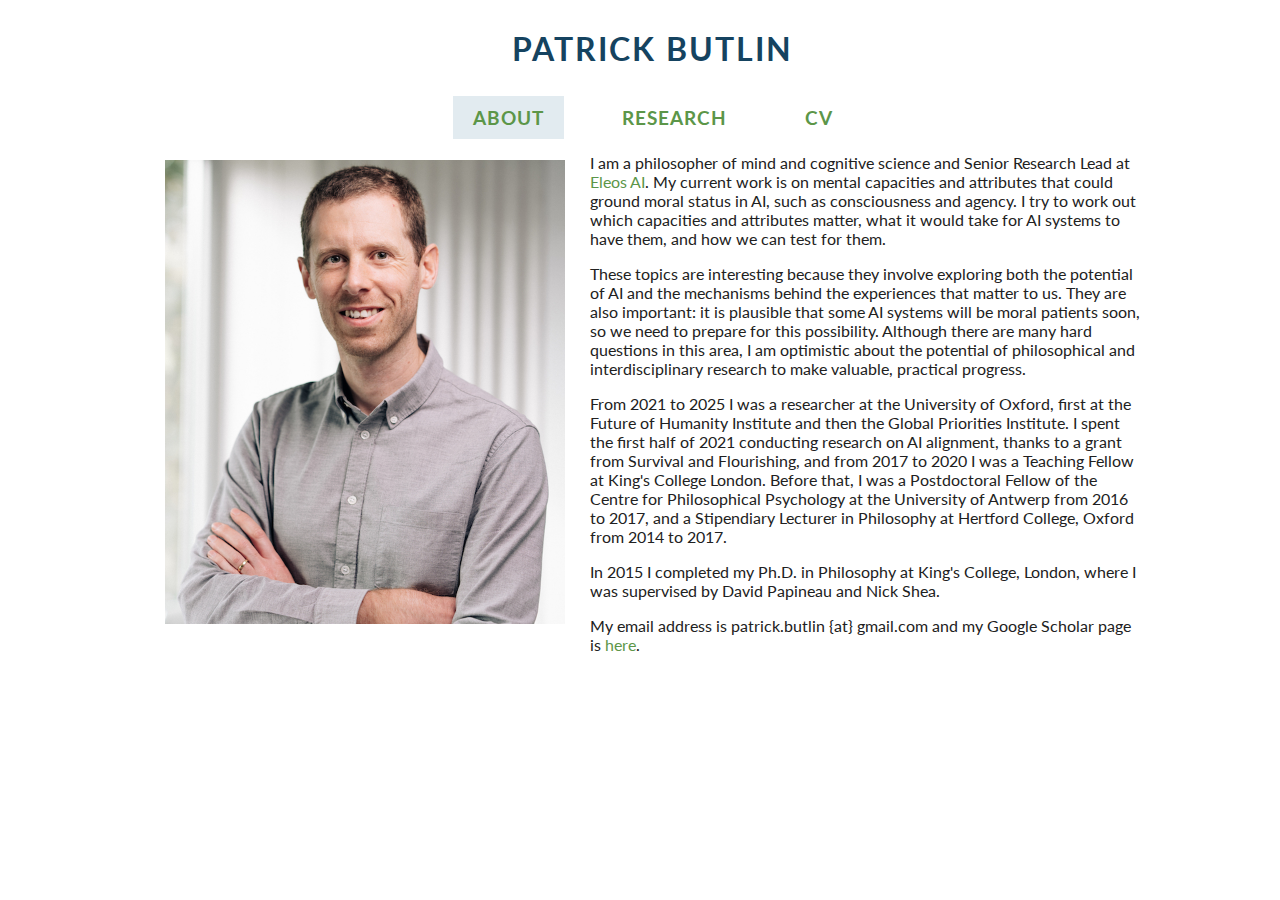
<file: index.html>
<!DOCTYPE html>
<html>
	<head>
		<TITLE>Patrick Butlin</TITLE>	
		<link href="style.css" rel="stylesheet">
		<link href="https://fonts.googleapis.com/css?family=Lato&display=swap" rel="stylesheet">
	</head>
	<body>
		<div class="toprow">
			<div class="h1div">
				<h1>PATRICK BUTLIN</h1>
			</div>
			<div class="menu">
				<div class="h2div this-page"><h2><a href="index.html">ABOUT</a></h2></div>
				<div class="h2div"><h2><a href="research.html">RESEARCH</a></h2></div>
				<div class="h2div"><h2><a href="cv.html">CV</a></h2></div>

			</div>
		</div>
		<div class="content">
			<div class="maintext">
				<p>I am a philosopher of mind and cognitive science and Senior Research Lead at <a href="https://eleosai.org">Eleos AI</a>. My current work is on mental capacities and attributes that could ground moral status in AI, such as consciousness and agency. I try to work out which capacities and attributes matter, what it would take for AI systems to have them, and how we can test for them.</p>
				<p>These topics are interesting because they involve exploring both the potential of AI and the mechanisms behind the experiences that matter to us. They are also important: it is plausible that some AI systems will be moral patients soon, so we need to prepare for this possibility. Although there are many hard questions in this area, I am optimistic about the potential of philosophical and interdisciplinary research to make valuable, practical progress.</p>
				<p>From 2021 to 2025 I was a researcher at the University of Oxford, first at the Future of Humanity Institute and then the Global Priorities Institute. I spent the first half of 2021 conducting research on AI alignment, thanks to a grant from Survival and Flourishing, and from 2017 to 2020 I was a Teaching Fellow at King's College London. Before that, I was a Postdoctoral Fellow of the Centre for Philosophical Psychology at the University of Antwerp from 2016 to 2017, and a Stipendiary Lecturer in Philosophy at Hertford College, Oxford from 2014 to 2017.</p>
				<p>In 2015 I completed my Ph.D. in Philosophy at King's College, London, where I was supervised by David Papineau and Nick Shea.</p>
				<p>My email address is patrick.butlin {at} gmail.com and my Google Scholar page is <a href="https://scholar.google.co.uk/citations?user=F00QjZwAAAAJ&hl=en">here</a>.</p>
				<p></p>
			</div>
			<div class="image">
				<img src="img/portrait.jpg" alt="portrait" height="464" width="400">
			</div>
		</div>
	</body>
</html>
</file>
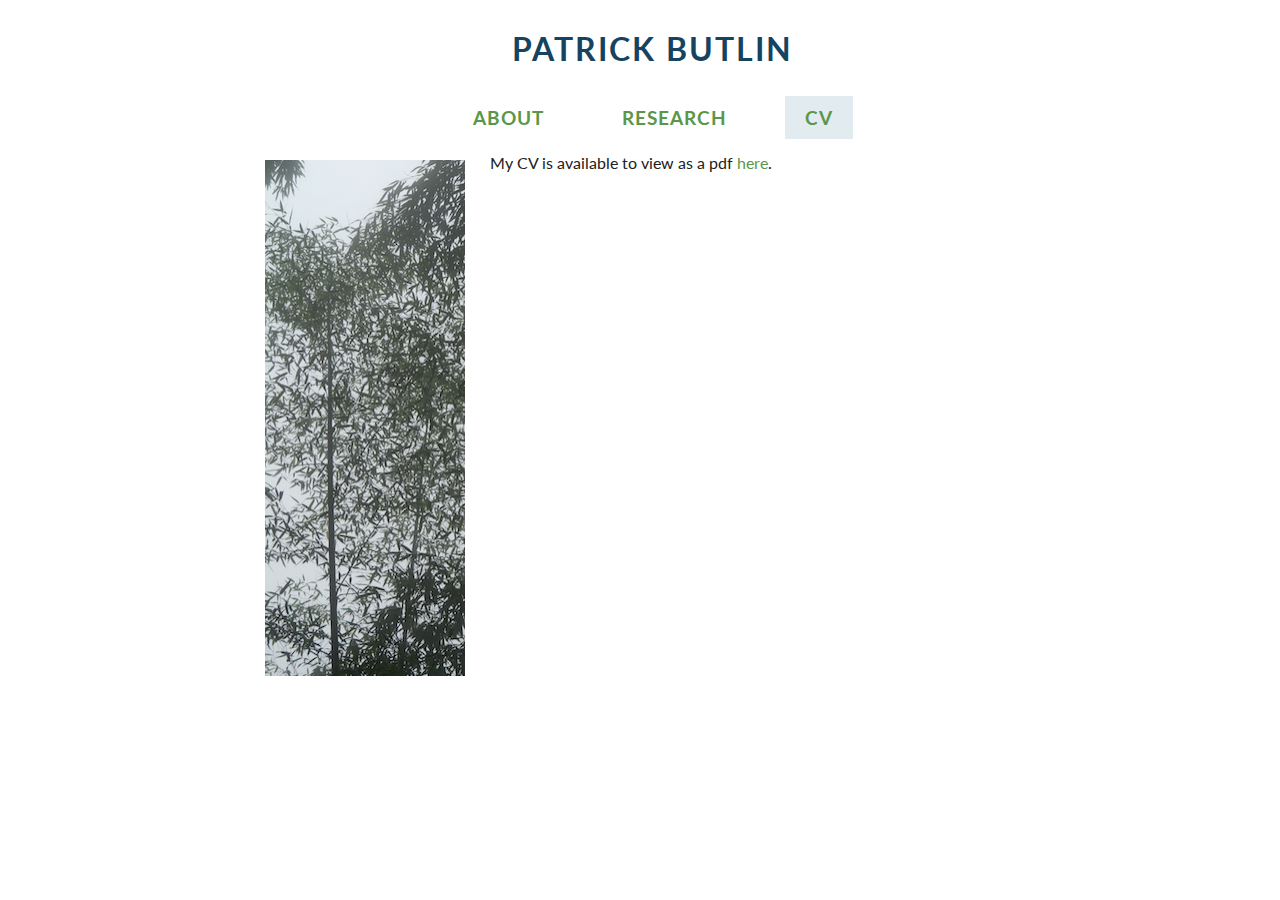
<file: cv.html>
<!DOCTYPE html>
<html>
	<head>
		<TITLE>Patrick Butlin</TITLE>	
		<link href="style.css" rel="stylesheet">
		<link href="https://fonts.googleapis.com/css?family=Lato&display=swap" rel="stylesheet">
	</head>
	<body>
		<div class="toprow">
			<div class="h1div">
				<h1>PATRICK BUTLIN</h1>
			</div>
			<div class="menu">
				<div class="h2div"><h2><a href="index.html">ABOUT</a></h2></div>
				<div class="h2div"><h2><a href="research.html">RESEARCH</a></h2></div>
				<div class="h2div this-page"><h2><a href="cv.html">CV</a></h2></div>

			</div>
		</div>
		<div class="content">
			<div class="maintext">
				<p>My CV is available to view as a pdf <a href="docs/cv.pdf">here</a>.</p>
			</div>
			<div class="image">
				<img src="img/bamboolight.jpg" alt="bamboolight" height="516.6" width="200">
			</div>
		</div>
	</body>
</html>
</file>
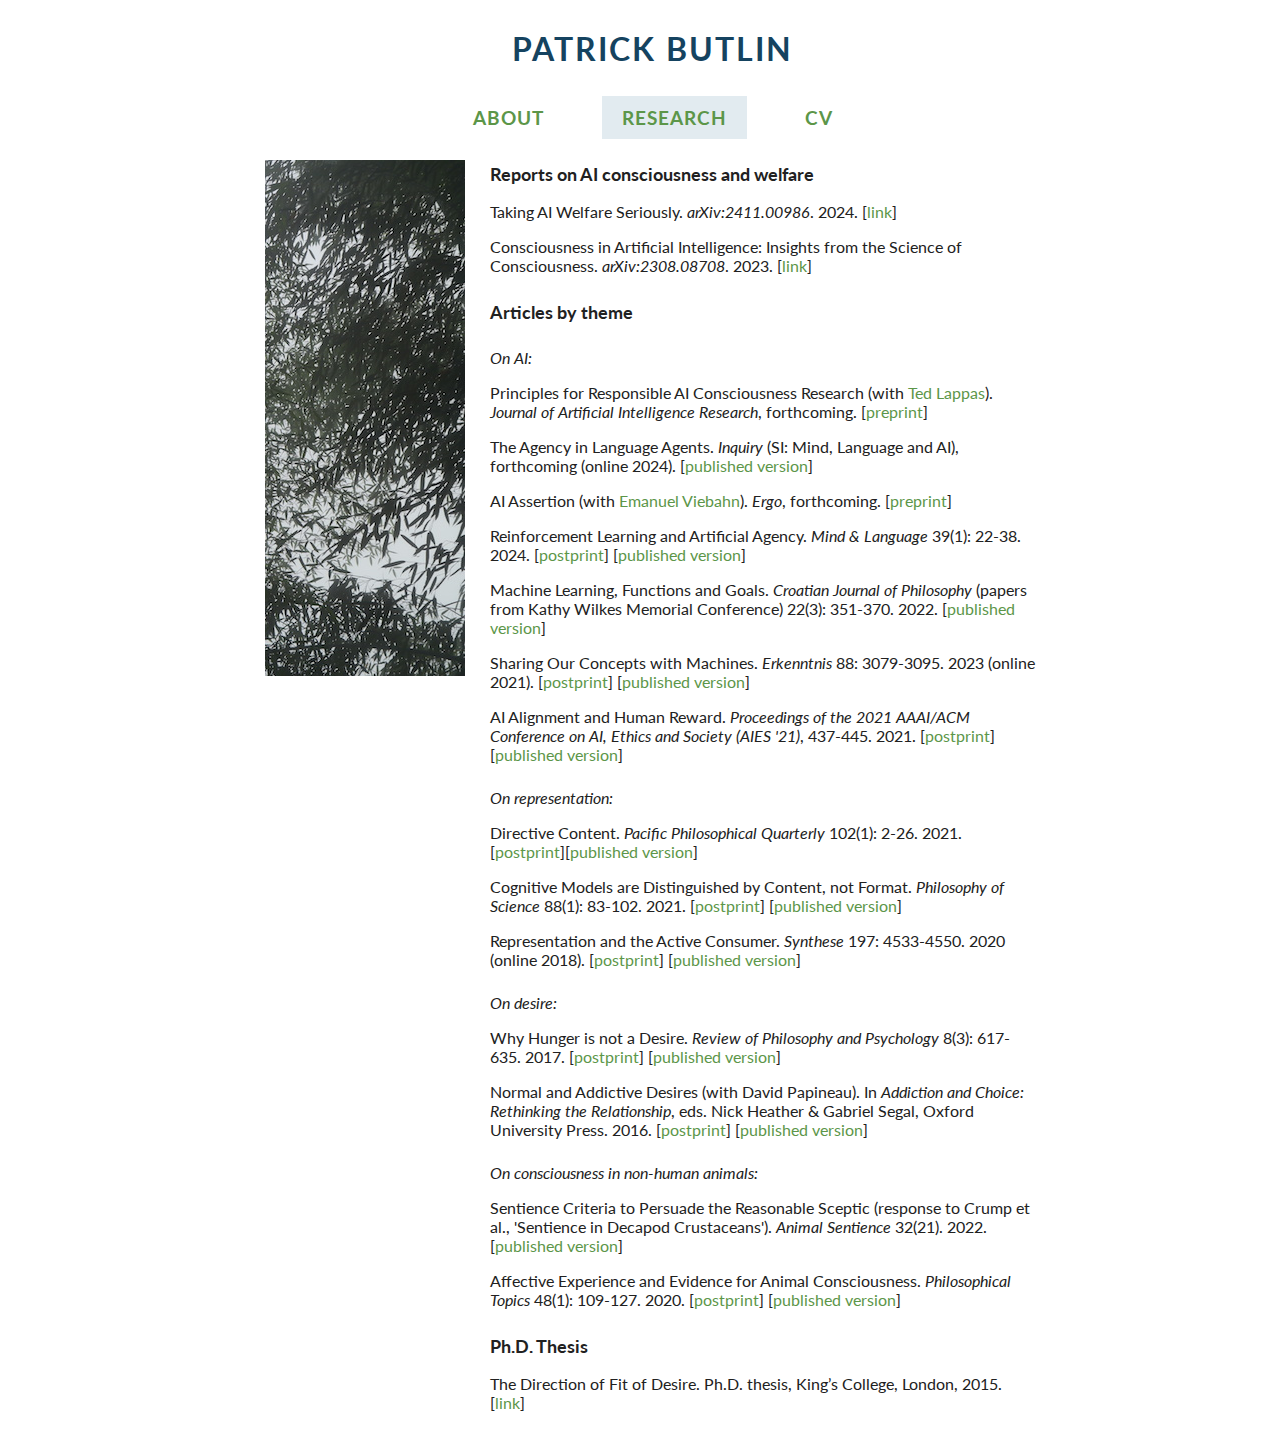
<file: research.html>
<!DOCTYPE html>
<html>
	<head>
		<TITLE>Patrick Butlin</TITLE>
		<link href="style.css" rel="stylesheet">
		<link href="https://fonts.googleapis.com/css?family=Lato&display=swap" rel="stylesheet">
	</head>
	<body>
		<div class="toprow">
			<div class="h1div">
				<h1>PATRICK BUTLIN</h1>
			</div>
			<div class="menu">
				<div class="h2div"><h2><a href="index.html">ABOUT</a></h2></div>
				<div class="h2div this-page"><h2><a href="research.html">RESEARCH</a></h2></div>
				<div class="h2div"><h2><a href="cv.html">CV</a></h2></div>

			</div>
		</div>
		<div class="content">
			<div class="maintext">
				<p class="heading"><b>Reports on AI consciousness and welfare</b></p>
				<p>Taking AI Welfare Seriously. <i>arXiv:2411.00986</i>. 2024. [<a href="https://arxiv.org/abs/2411.00986">link</a>]</p>
				<p>Consciousness in Artificial Intelligence: Insights from the Science of Consciousness. <i>arXiv:2308.08708</i>. 2023. [<a href="https://arxiv.org/abs/2308.08708">link</a>]</p>
				<p class="heading"><b>Articles by theme</b></p>
				<p class="heading2"><i>On AI:</i></p>
				<p>Principles for Responsible AI Consciousness Research (with <a href="https://tedlappas.com">Ted Lappas</a>). <i>Journal of Artificial Intelligence Research</i>, forthcoming. [<a href="https://arxiv.org/abs/2501.07290">preprint</a>]</p>
				<p>The Agency in Language Agents. <i>Inquiry</i> (SI: Mind, Language and AI), forthcoming (online 2024). [<a href="https://www.tandfonline.com/doi/full/10.1080/0020174X.2024.2439995">published version</a>]</p>
				<p>AI Assertion (with <a href="https://emanuelviebahn.weebly.com">Emanuel Viebahn</a>). <i>Ergo</i>, forthcoming. [<a href="https://osf.io/pfjzu/">preprint</a>]</p>
				<p>Reinforcement Learning and Artificial Agency. <i>Mind & Language</i> 39(1): 22-38. 2024. [<a href="reasons.html">postprint</a>] [<a href="https://onlinelibrary.wiley.com/doi/full/10.1111/mila.12458">published version</a>]</p>
				<p>Machine Learning, Functions and Goals. <i>Croatian Journal of Philosophy</i> (papers from Kathy Wilkes Memorial Conference) 22(3): 351-370. 2022. [<a href="https://hrcak.srce.hr/288525">published version</a>]</p>
				<p>Sharing Our Concepts with Machines. <i>Erkenntnis</i> 88: 3079-3095. 2023 (online 2021). [<a href="concepts.html">postprint</a>] [<a href="https://link.springer.com/article/10.1007/s10670-021-00491-w">published version</a>]</p>
				<p>AI Alignment and Human Reward. <i>Proceedings of the 2021 AAAI/ACM Conference on AI, Ethics and Society (AIES '21)</i>, 437-445. 2021. [<a href="aies.html">postprint</a>] [<a href="https://dl.acm.org/doi/10.1145/3461702.3462570">published version</a>]</p>
				<p class="heading2"><i>On representation:</i></p>
				<p>Directive Content. <i>Pacific Philosophical Quarterly</i> 102(1): 2-26. 2021. [<a href="directive.html">postprint</a>][<a href="https://doi.org/10.1111/papq.12328">published version</a>]</p>
				<p>Cognitive Models are Distinguished by Content, not Format. <i>Philosophy of Science</i> 88(1): 83-102. 2021. [<a href="models.html">postprint</a>] [<a href="https://www.journals.uchicago.edu/doi/10.1086/710030">published version</a>]</p>
				<p>Representation and the Active Consumer. <i>Synthese</i> 197: 4533-4550. 2020 (online 2018). [<a href="status.html">postprint</a>] [<a href="https://link.springer.com/article/10.1007/s11229-018-01941-9">published version</a>]</p>
				<p class="heading2"><i>On desire:</i></p>
				<p>Why Hunger is not a Desire. <i>Review of Philosophy and Psychology</i> 8(3): 617-635. 2017. [<a href="hunger.html">postprint</a>] [<a href="https://link.springer.com/article/10.1007/s13164-017-0332-9">published version</a>]</p>
				<p>Normal and Addictive Desires (with David Papineau). In <i>Addiction and Choice: Rethinking the Relationship</i>, eds. Nick Heather & Gabriel Segal, Oxford University Press. 2016. [<a href="addiction.html">postprint</a>] [<a href="http://www.oxfordscholarship.com/view/10.1093/acprof:oso/9780198727224.001.0001/acprof-9780198727224-chapter-6">published version</a>]</p>
				<p class="heading2"><i>On consciousness in non-human animals:</i></p>
				<p>Sentience Criteria to Persuade the Reasonable Sceptic (response to Crump et al., 'Sentience in Decapod Crustaceans'). <i>Animal Sentience</i> 32(21). 2022. [<a href="https://www.wellbeingintlstudiesrepository.org/animsent/vol7/iss32/21/">published version</a>]</p>
				<p>Affective Experience and Evidence for Animal Consciousness. <i>Philosophical Topics</i> 48(1): 109-127. 2020. [<a href="consc.html">postprint</a>] [<a href="https://www.jstor.org/stable/48628588">published version</a>]</p>
				<p class="heading"><b>Ph.D. Thesis</b></p>
				<p>The Direction of Fit of Desire. Ph.D. thesis, King’s College, London, 2015. [<a href="thesis.html">link</a>]</p>
				<p></p>
			</div>
			<div class="image">
				<img src="img/bamboodark.jpg" alt="bamboodark" height="516.2" width="200">
			</div>
		</div>
	</body>
</html>
</file>
<file: style.css>
<!DOCTYPE CSS>
h1 {
	
}
p {
	font-family: 'Lato', sans-serif;
	color: #212121;
}
p.heading {
	font-family: 'Lato', sans-serif;
	color: #212121;
	font-size: 18px;
	padding-top: 0.5em;
}
p.heading2 {
	padding-top: 0.5em;
}
a {
	color: #5C9649;
	text-decoration: none;
}
a:hover {
	text-decoration: underline;
}
div {
	border: 0px solid grey;
}
.h1div {
	font-family: 'Lato', sans-serif;
	font-size: 1.2em
	margin-top: 10px;
	margin-left: 25px;
	letter-spacing: 2px;
	color: #154360;
}
.h2div {
	font-family: 'Lato', sans-serif;
	font-size: 0.8em;
	letter-spacing: 1px;
}
.menu {
	display: flex;
	flex-direction: row;
	justify-content: space-between;
	width: 400px;
	margin-left: 25px;
}
.menu a {
	text-decoration: none;
	color: #5C9649;
	padding: 10px 20px;
}
.menu a:hover {
	background-color: #C2E59C;
	/*color: #E2EBF0;*/
}
.this-page a {
	background-color: #E2EBF0;
}
.toprow {
	display: flex;
	flex-direction: column;
	flex-wrap: wrap;
	justify-content: space-between;
	align-items: center;
}
.content {
	display: flex;
	flex-direction: row-reverse;
	flex-wrap: wrap-reverse;
	align-items: flex-end;
	justify-content: center;
}
.maintext {
	display: flex;
	flex-direction: column;
	min-width: 550px;
	max-width: 550px;
	margin-left: 25px;
}
.maintext p {
	margin-top: 0.5em;
	margin-bottom: 0.5em;
}
.image {
	padding-top: 15px;
	margin-left: 25px;
}
</file>
